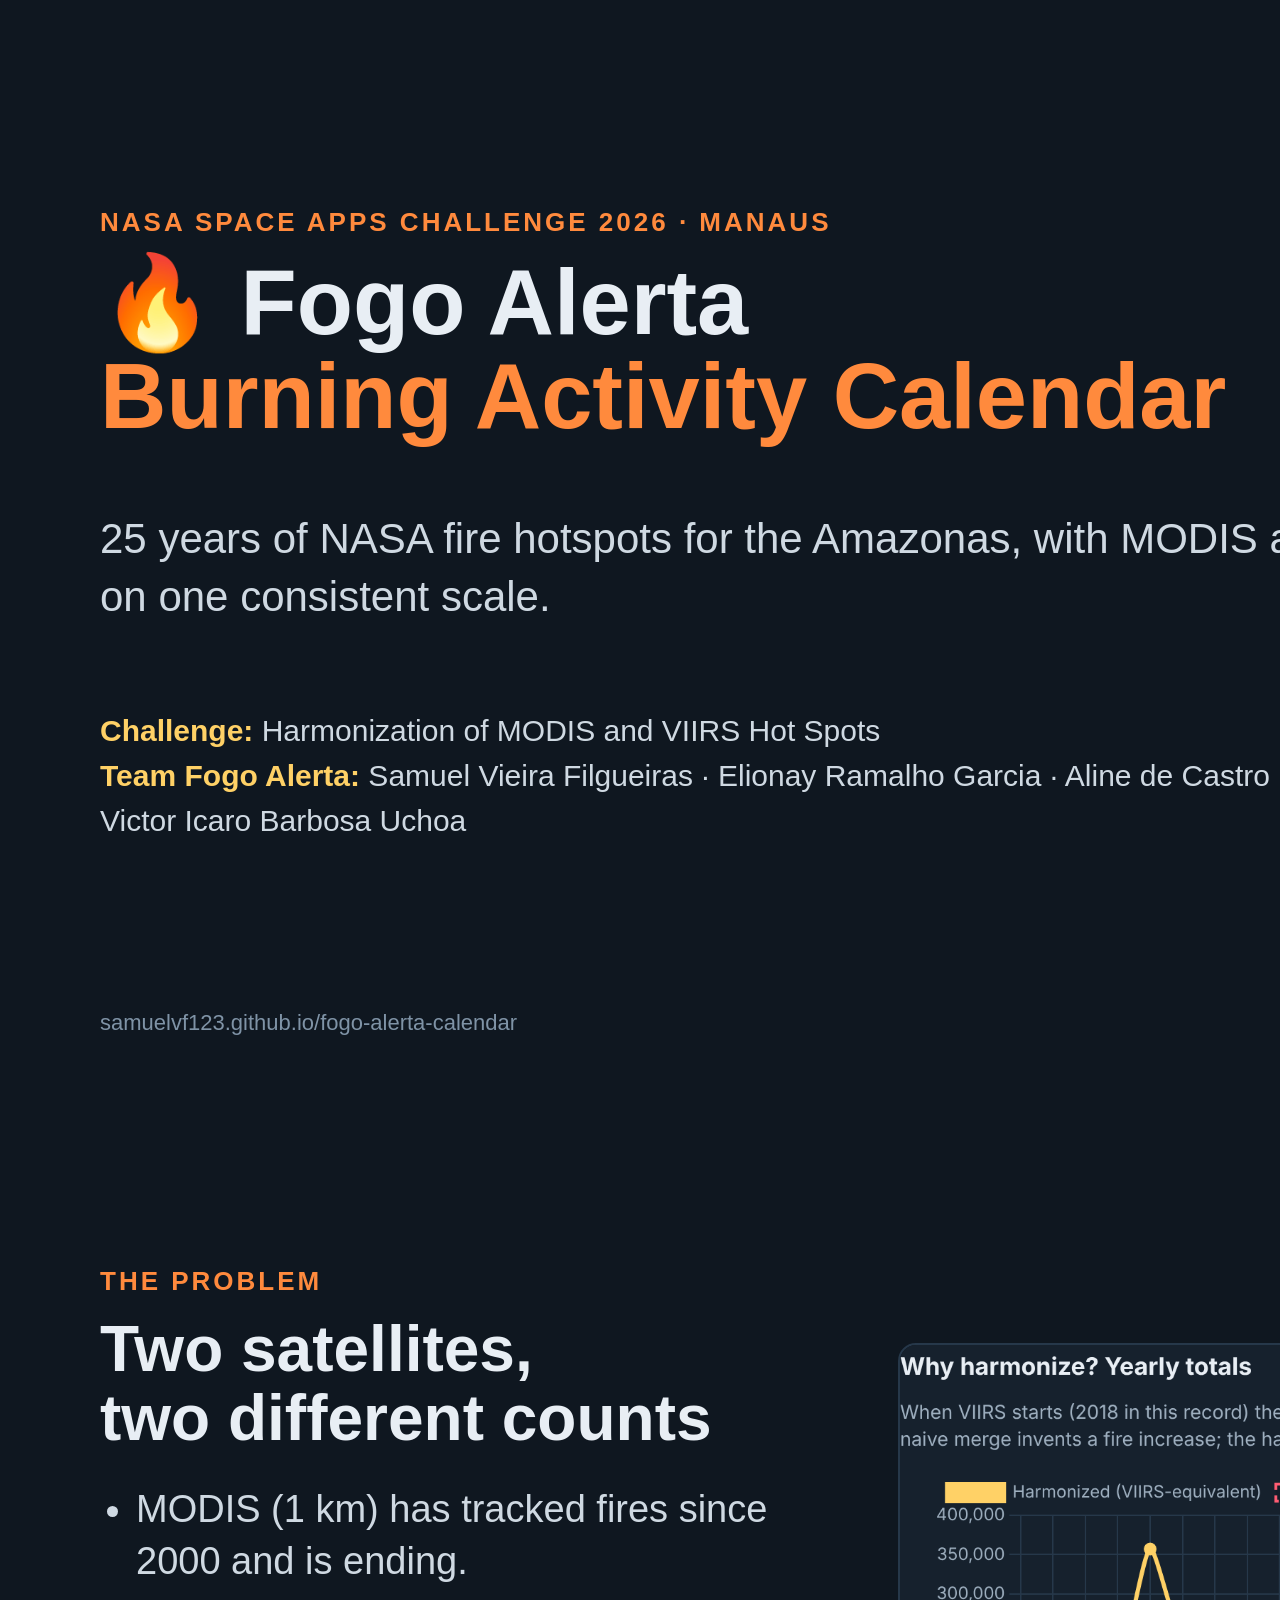
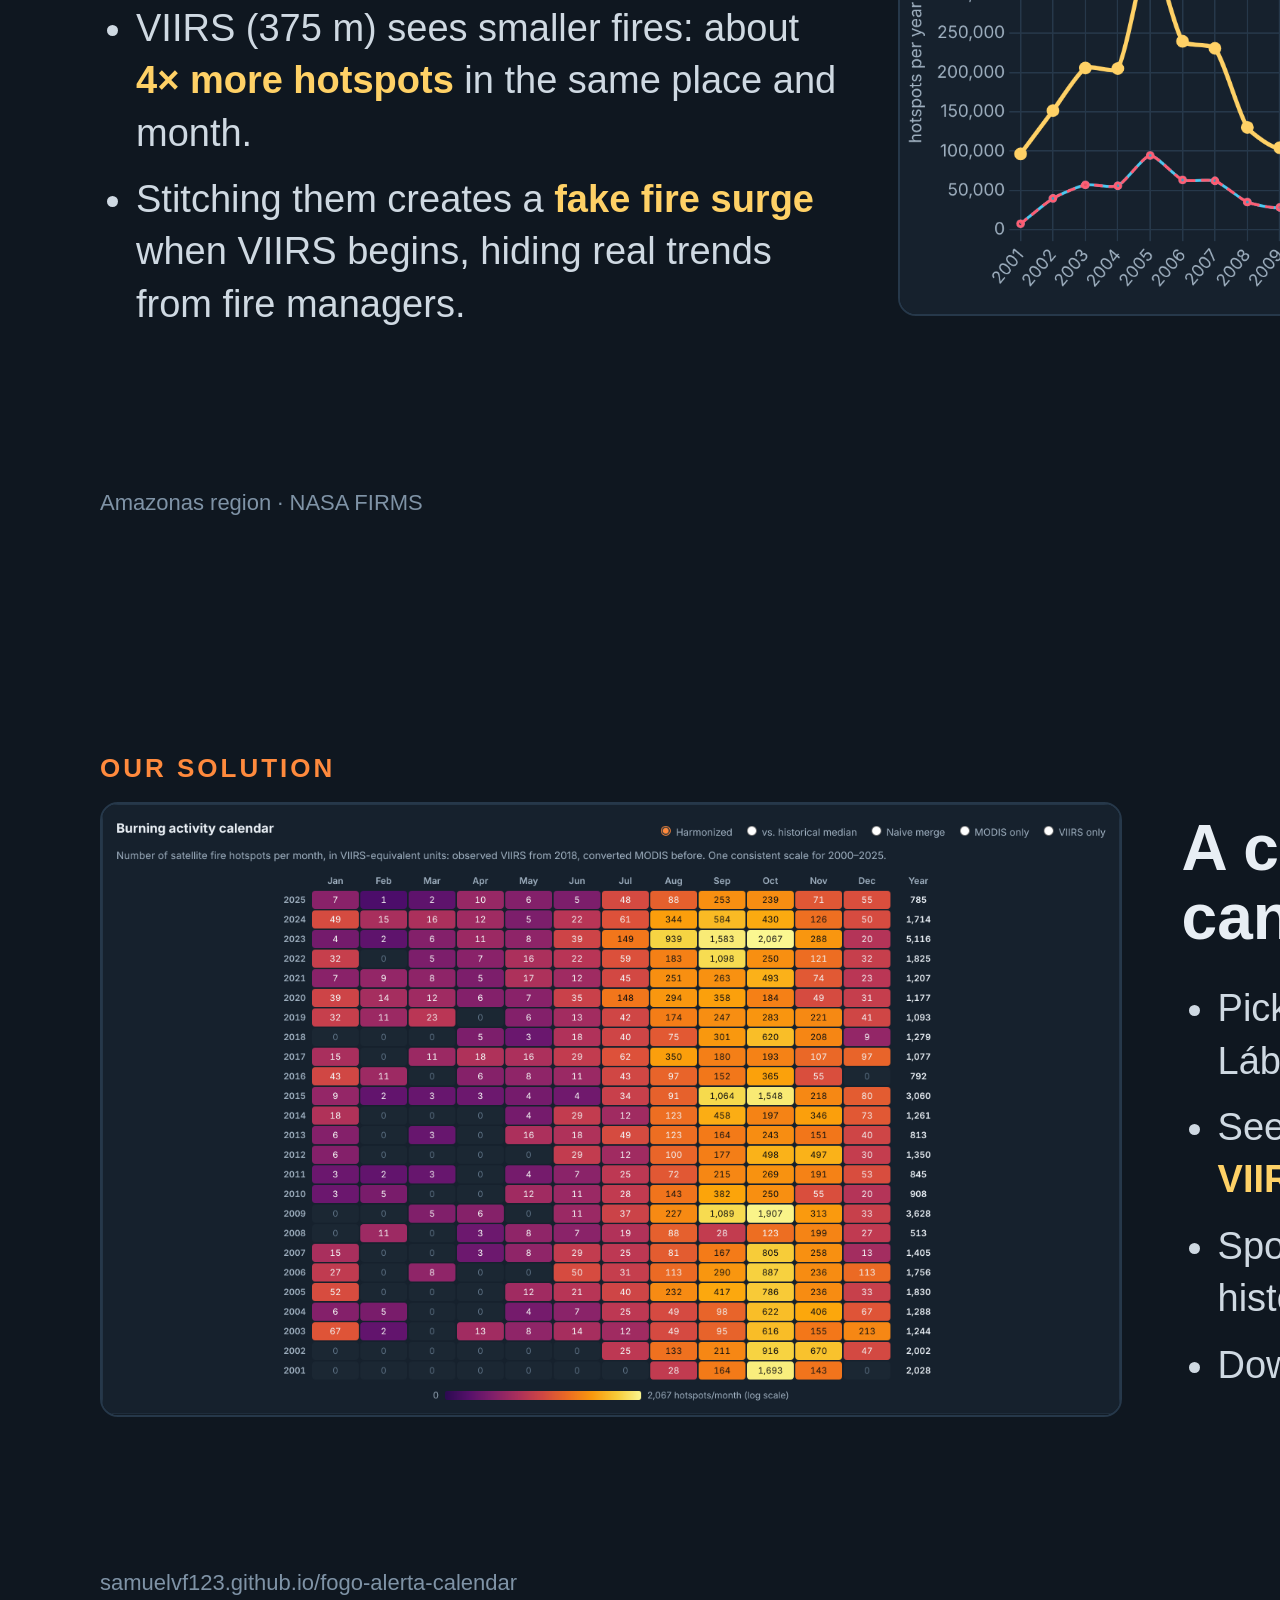
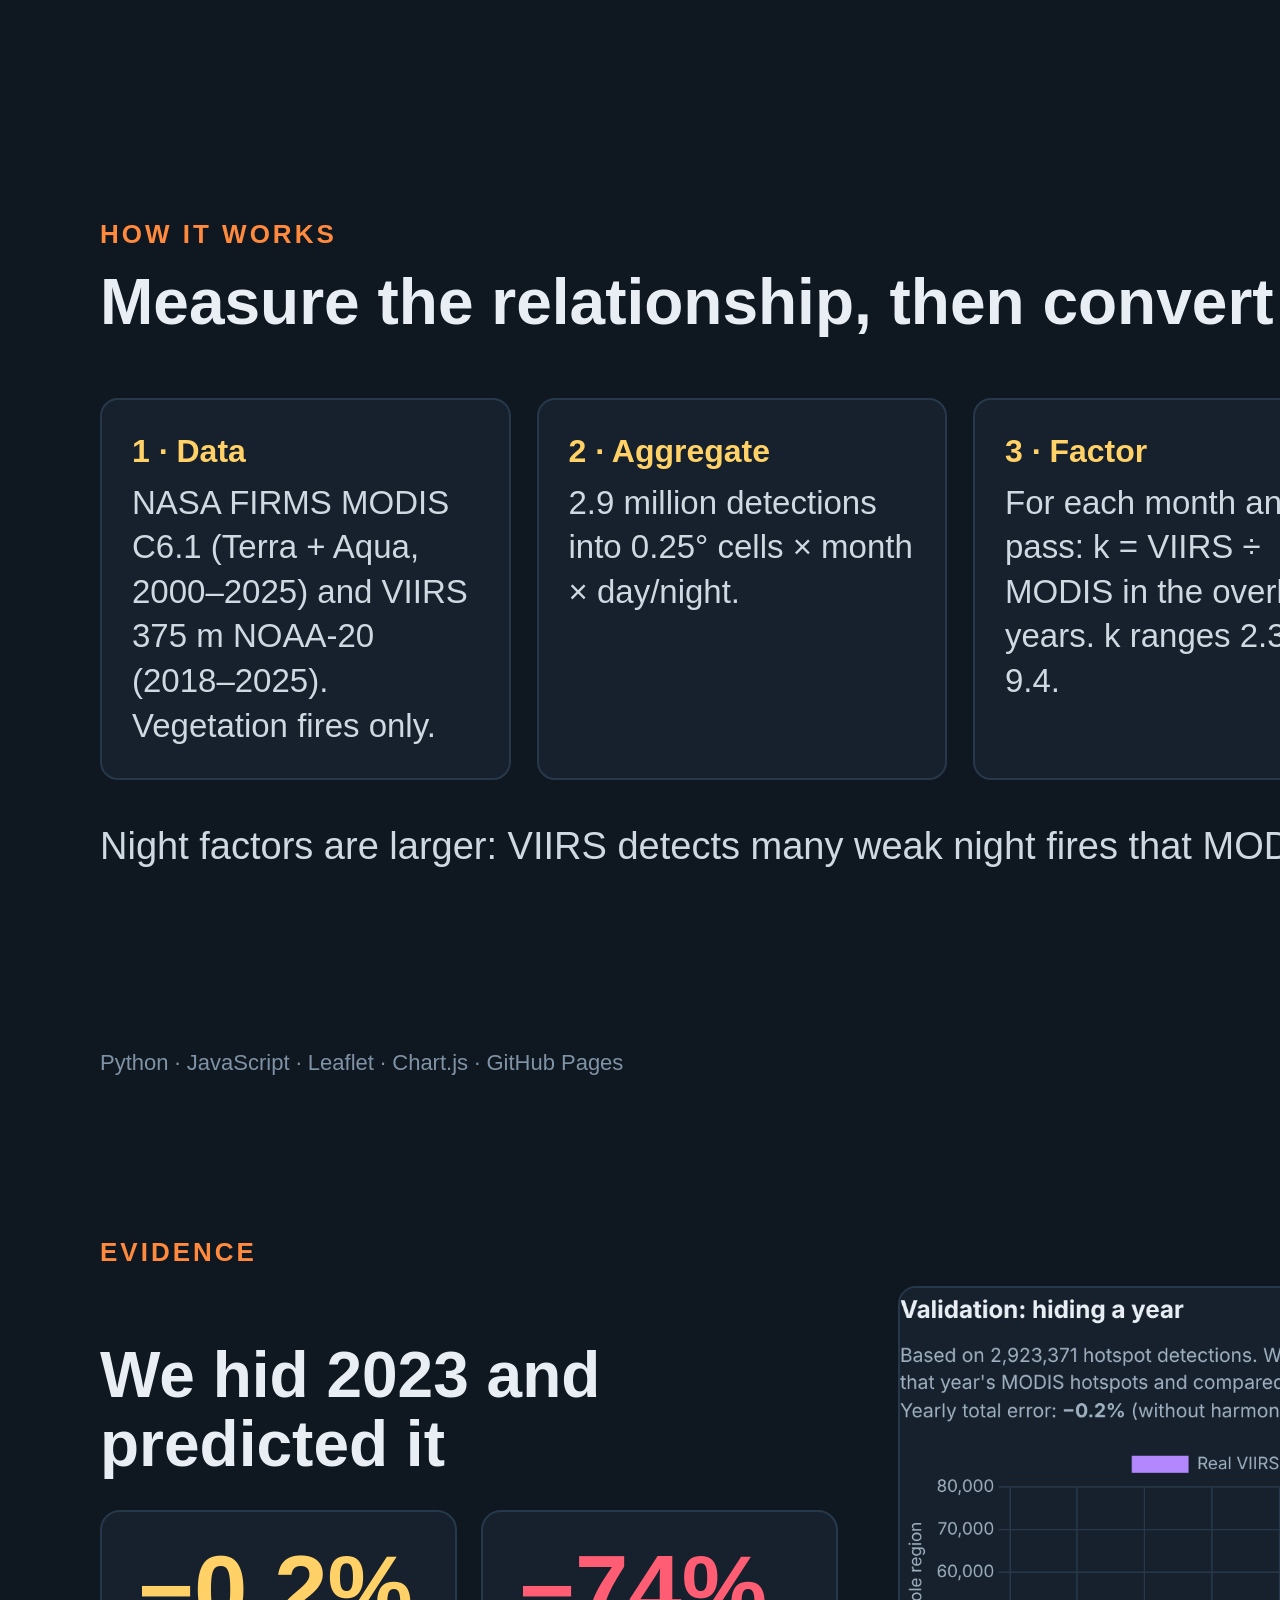
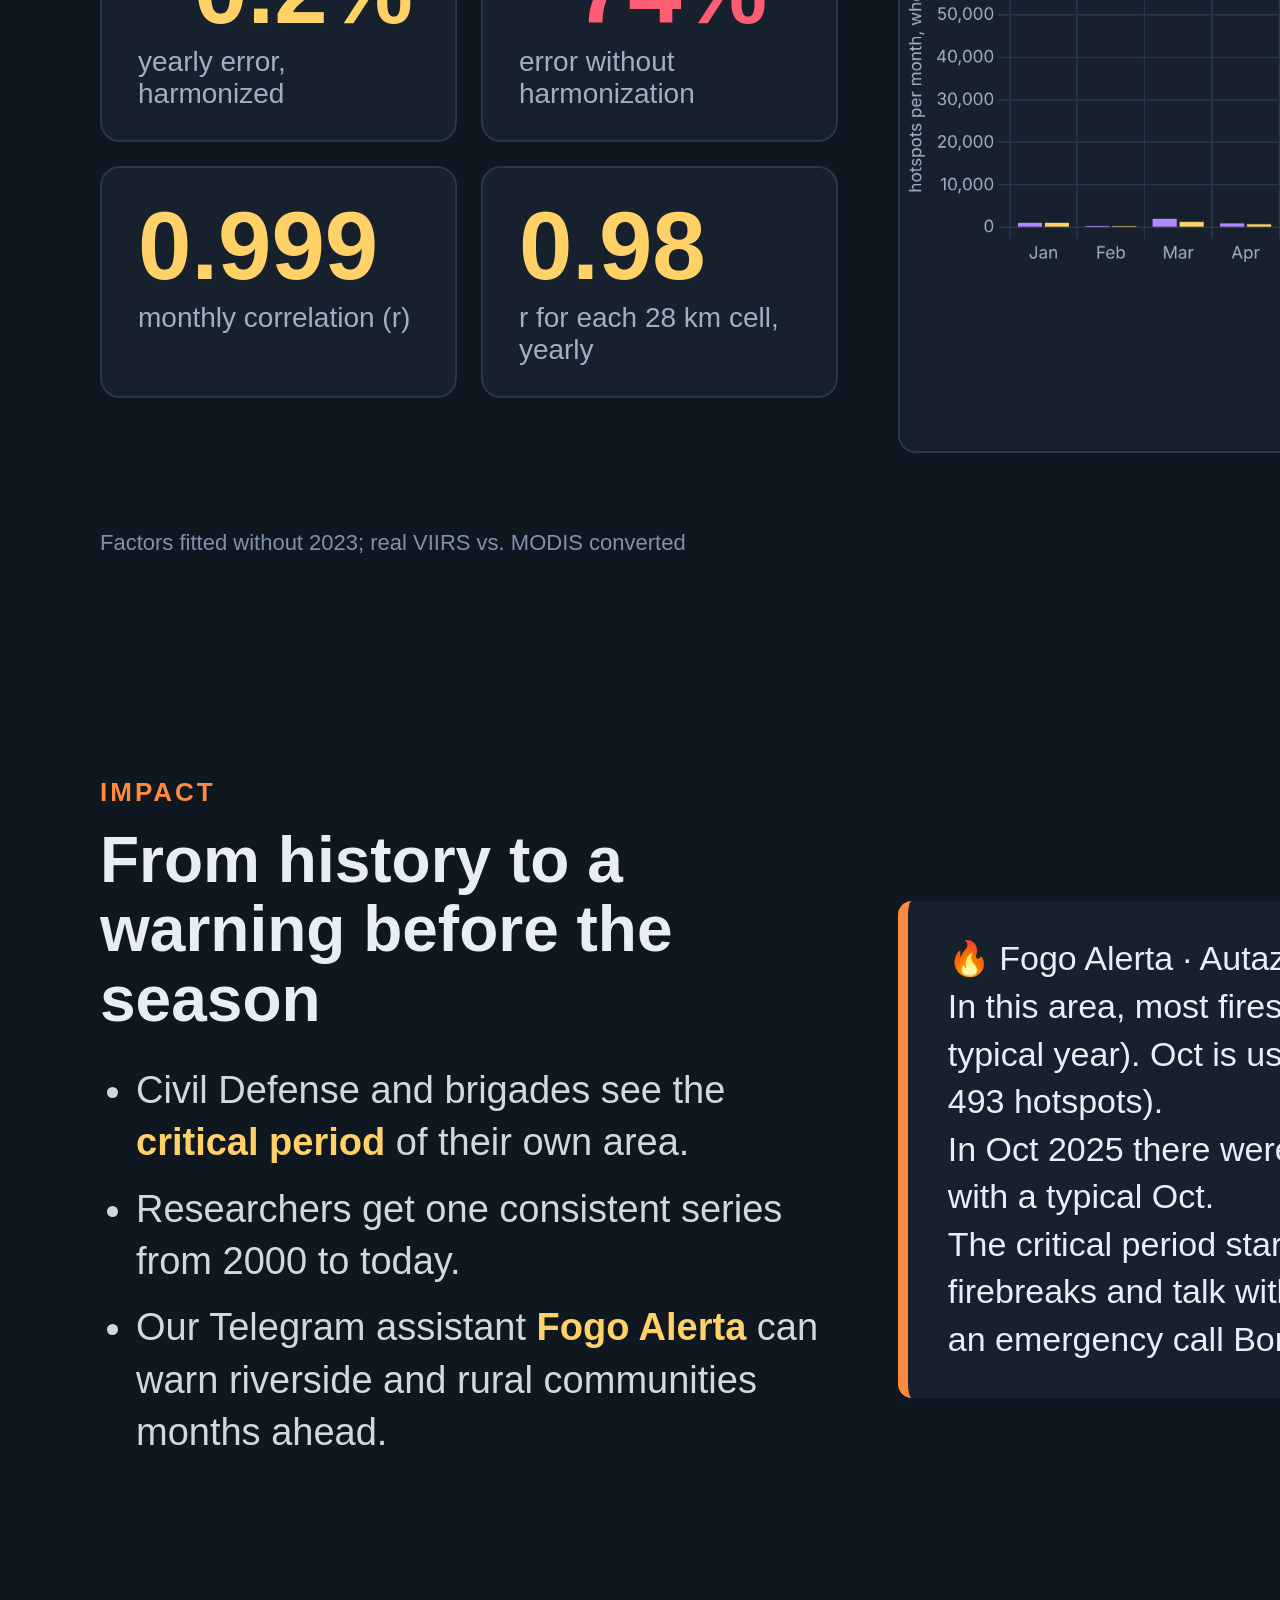
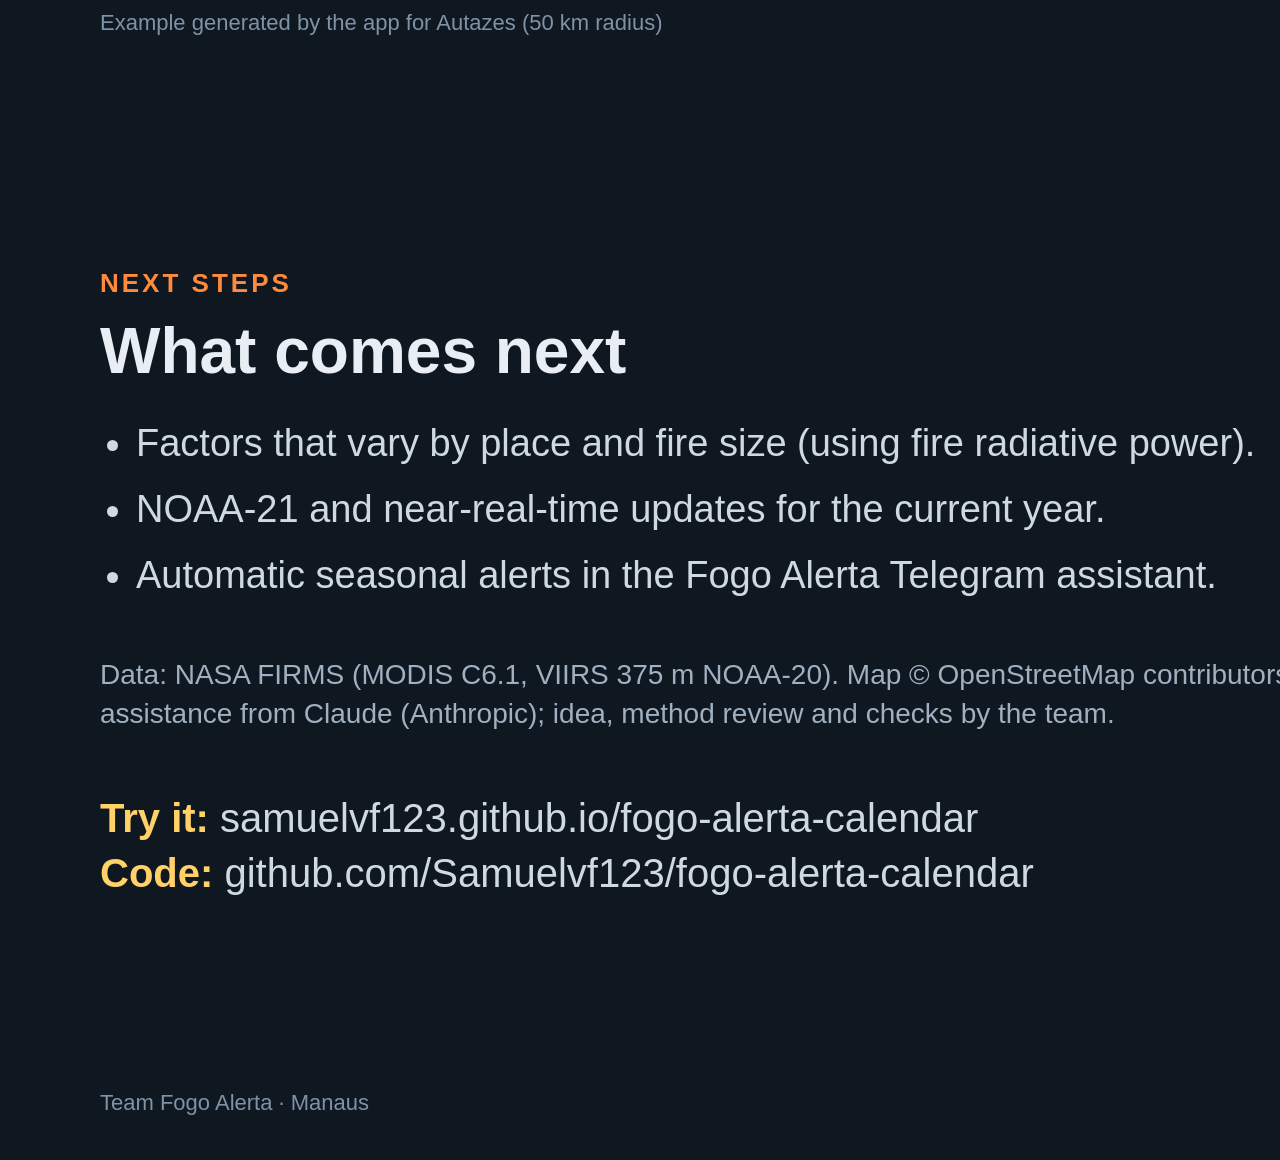
<file: demo/slides.html>
<!DOCTYPE html>
<html lang="en"><head><meta charset="utf-8">
<title>Fogo Alerta — NASA Space Apps 2026 demo</title>
<style>
@page{size:1920px 1080px;margin:0}
*{box-sizing:border-box}
body{margin:0;font-family:"Segoe UI",Roboto,Arial,sans-serif;color:#e8eef4;background:#0f1720}
.s{width:1920px;height:1080px;padding:70px 100px 100px;position:relative;page-break-after:always;overflow:hidden;background:#0f1720;display:flex;flex-direction:column;justify-content:center}
.s:last-child{page-break-after:auto}
.k{font-size:26px;letter-spacing:3px;text-transform:uppercase;color:#ff8a3d;font-weight:700;margin-bottom:18px}
h1{font-size:92px;line-height:1.02;margin:0 0 24px}
h2{font-size:64px;line-height:1.08;margin:0 0 30px}
p,li{font-size:38px;line-height:1.38;color:#cfd9e2}
ul{padding-left:36px;margin:0}
li{margin-bottom:14px}
b{color:#ffd166}
.foot{position:absolute;left:100px;right:100px;bottom:44px;display:flex;justify-content:space-between;font-size:22px;color:#7f93a6}
.two{display:grid;grid-template-columns:1fr 1.25fr;gap:60px;align-items:center}
.img{width:100%;max-height:820px;object-fit:contain;border-radius:18px;border:2px solid #26384a}
.big{font-size:150px;font-weight:800;color:#ffd166;line-height:1}
.stat{background:#16212d;border:2px solid #26384a;border-radius:20px;padding:30px 36px}
.stat .l{font-size:28px;color:#9fb0c0;margin-top:8px}
.flow{display:flex;gap:26px;align-items:stretch;margin-top:30px}
.flow div{flex:1;background:#16212d;border:2px solid #26384a;border-radius:18px;padding:30px;font-size:33px;line-height:1.35;color:#cfd9e2}
.flow div b{display:block;font-size:32px;margin-bottom:8px}
.alert{background:#16212d;border-left:10px solid #ff8a3d;border-radius:14px;padding:34px 40px;font-size:34px;line-height:1.4;white-space:pre-line;color:#e8eef4}
.team{font-size:30px;color:#cfd9e2;margin-top:40px;line-height:1.5}
</style></head><body>

<section class="s">
  <div class="k">NASA Space Apps Challenge 2026 · Manaus</div>
  <h1>🔥 Fogo Alerta<br><span style="color:#ff8a3d">Burning Activity Calendar</span></h1>
  <p style="font-size:42px;max-width:1400px">25 years of NASA fire hotspots for the Amazonas, with MODIS and VIIRS on one consistent scale.</p>
  <div class="team"><b>Challenge:</b> Harmonization of MODIS and VIIRS Hot Spots<br>
  <b>Team Fogo Alerta:</b> Samuel Vieira Filgueiras · Elionay Ramalho Garcia · Aline de Castro Pereira · Bruno César de Souza Falcão · Victor Icaro Barbosa Uchoa</div>
  <div class="foot"><span>samuelvf123.github.io/fogo-alerta-calendar</span><span>1 / 7</span></div>
</section>

<section class="s">
  <div class="k">The problem</div>
  <div class="two">
    <div>
      <h2>Two satellites,<br>two different counts</h2>
      <ul>
        <li>MODIS (1 km) has tracked fires since 2000 and is ending.</li>
        <li>VIIRS (375 m) sees smaller fires: about <b>4× more hotspots</b> in the same place and month.</li>
        <li>Stitching them creates a <b>fake fire surge</b> when VIIRS begins, hiding real trends from fire managers.</li>
      </ul>
    </div>
    <img class="img" src="../docs_img/s_annual.png">
  </div>
  <div class="foot"><span>Amazonas region · NASA FIRMS</span><span>2 / 7</span></div>
</section>

<section class="s">
  <div class="k">Our solution</div>
  <div class="two" style="grid-template-columns:1.6fr 1fr">
    <img class="img" src="../docs_img/s_cal.png">
    <div>
      <h2>A calendar anyone can read</h2>
      <ul>
        <li>Pick an area on the map (Autazes, Lábrea, Apuí… or draw it).</li>
        <li>See every month since 2000 in <b>VIIRS-equivalent hotspots</b>.</li>
        <li>Spot unusual months vs. the historical median.</li>
        <li>Download the data as CSV.</li>
      </ul>
    </div>
  </div>
  <div class="foot"><span>samuelvf123.github.io/fogo-alerta-calendar</span><span>3 / 7</span></div>
</section>

<section class="s">
  <div class="k">How it works</div>
  <h2>Measure the relationship, then convert the past</h2>
  <div class="flow">
    <div><b>1 · Data</b>NASA FIRMS MODIS C6.1 (Terra + Aqua, 2000–2025) and VIIRS 375 m NOAA-20 (2018–2025). Vegetation fires only.</div>
    <div><b>2 · Aggregate</b>2.9 million detections into 0.25° cells × month × day/night.</div>
    <div><b>3 · Factor</b>For each month and pass: k = VIIRS ÷ MODIS in the overlap years. k ranges 2.3–9.4.</div>
    <div><b>4 · Convert</b>Before 2018: VIIRS-equivalent = k × MODIS. From 2018: real VIIRS.</div>
  </div>
  <p style="margin-top:40px">Night factors are larger: VIIRS detects many weak night fires that MODIS misses.</p>
  <div class="foot"><span>Python · JavaScript · Leaflet · Chart.js · GitHub Pages</span><span>4 / 7</span></div>
</section>

<section class="s">
  <div class="k">Evidence</div>
  <div class="two">
    <div>
      <h2>We hid 2023 and predicted it</h2>
      <div style="display:grid;grid-template-columns:1fr 1fr;gap:24px">
        <div class="stat"><div class="big" style="font-size:96px">−0.2%</div><div class="l">yearly error, harmonized</div></div>
        <div class="stat"><div class="big" style="font-size:96px;color:#ff5d73">−74%</div><div class="l">error without harmonization</div></div>
        <div class="stat"><div class="big" style="font-size:96px">0.999</div><div class="l">monthly correlation (r)</div></div>
        <div class="stat"><div class="big" style="font-size:96px">0.98</div><div class="l">r for each 28 km cell, yearly</div></div>
      </div>
    </div>
    <img class="img" src="../docs_img/s_val.png">
  </div>
  <div class="foot"><span>Factors fitted without 2023; real VIIRS vs. MODIS converted</span><span>5 / 7</span></div>
</section>

<section class="s">
  <div class="k">Impact</div>
  <div class="two">
    <div>
      <h2>From history to a warning before the season</h2>
      <ul>
        <li>Civil Defense and brigades see the <b>critical period</b> of their own area.</li>
        <li>Researchers get one consistent series from 2000 to today.</li>
        <li>Our Telegram assistant <b>Fogo Alerta</b> can warn riverside and rural communities months ahead.</li>
      </ul>
    </div>
    <div class="alert">🔥 Fogo Alerta · Autazes
In this area, most fires happen in Sep–Oct (66% of a typical year). Oct is usually the worst month (median 493 hotspots).
In Oct 2025 there were 239 hotspots, −52% compared with a typical Oct.
The critical period starts in about 10 months: plan firebreaks and talk with the community brigade now. In an emergency call Bombeiros 193.</div>
  </div>
  <div class="foot"><span>Example generated by the app for Autazes (50 km radius)</span><span>6 / 7</span></div>
</section>

<section class="s">
  <div class="k">Next steps</div>
  <h2>What comes next</h2>
  <ul>
    <li>Factors that vary by place and fire size (using fire radiative power).</li>
    <li>NOAA-21 and near-real-time updates for the current year.</li>
    <li>Automatic seasonal alerts in the Fogo Alerta Telegram assistant.</li>
  </ul>
  <p style="margin-top:40px;font-size:28px;color:#9fb0c0">Data: NASA FIRMS (MODIS C6.1, VIIRS 375 m NOAA-20). Map © OpenStreetMap contributors. AI use: code and text written with assistance from Claude (Anthropic); idea, method review and checks by the team.</p>
  <p style="font-size:40px;margin-top:30px"><b>Try it:</b> samuelvf123.github.io/fogo-alerta-calendar<br><b>Code:</b> github.com/Samuelvf123/fogo-alerta-calendar</p>
  <div class="foot"><span>Team Fogo Alerta · Manaus</span><span>7 / 7</span></div>
</section>
</body></html>
</file>
